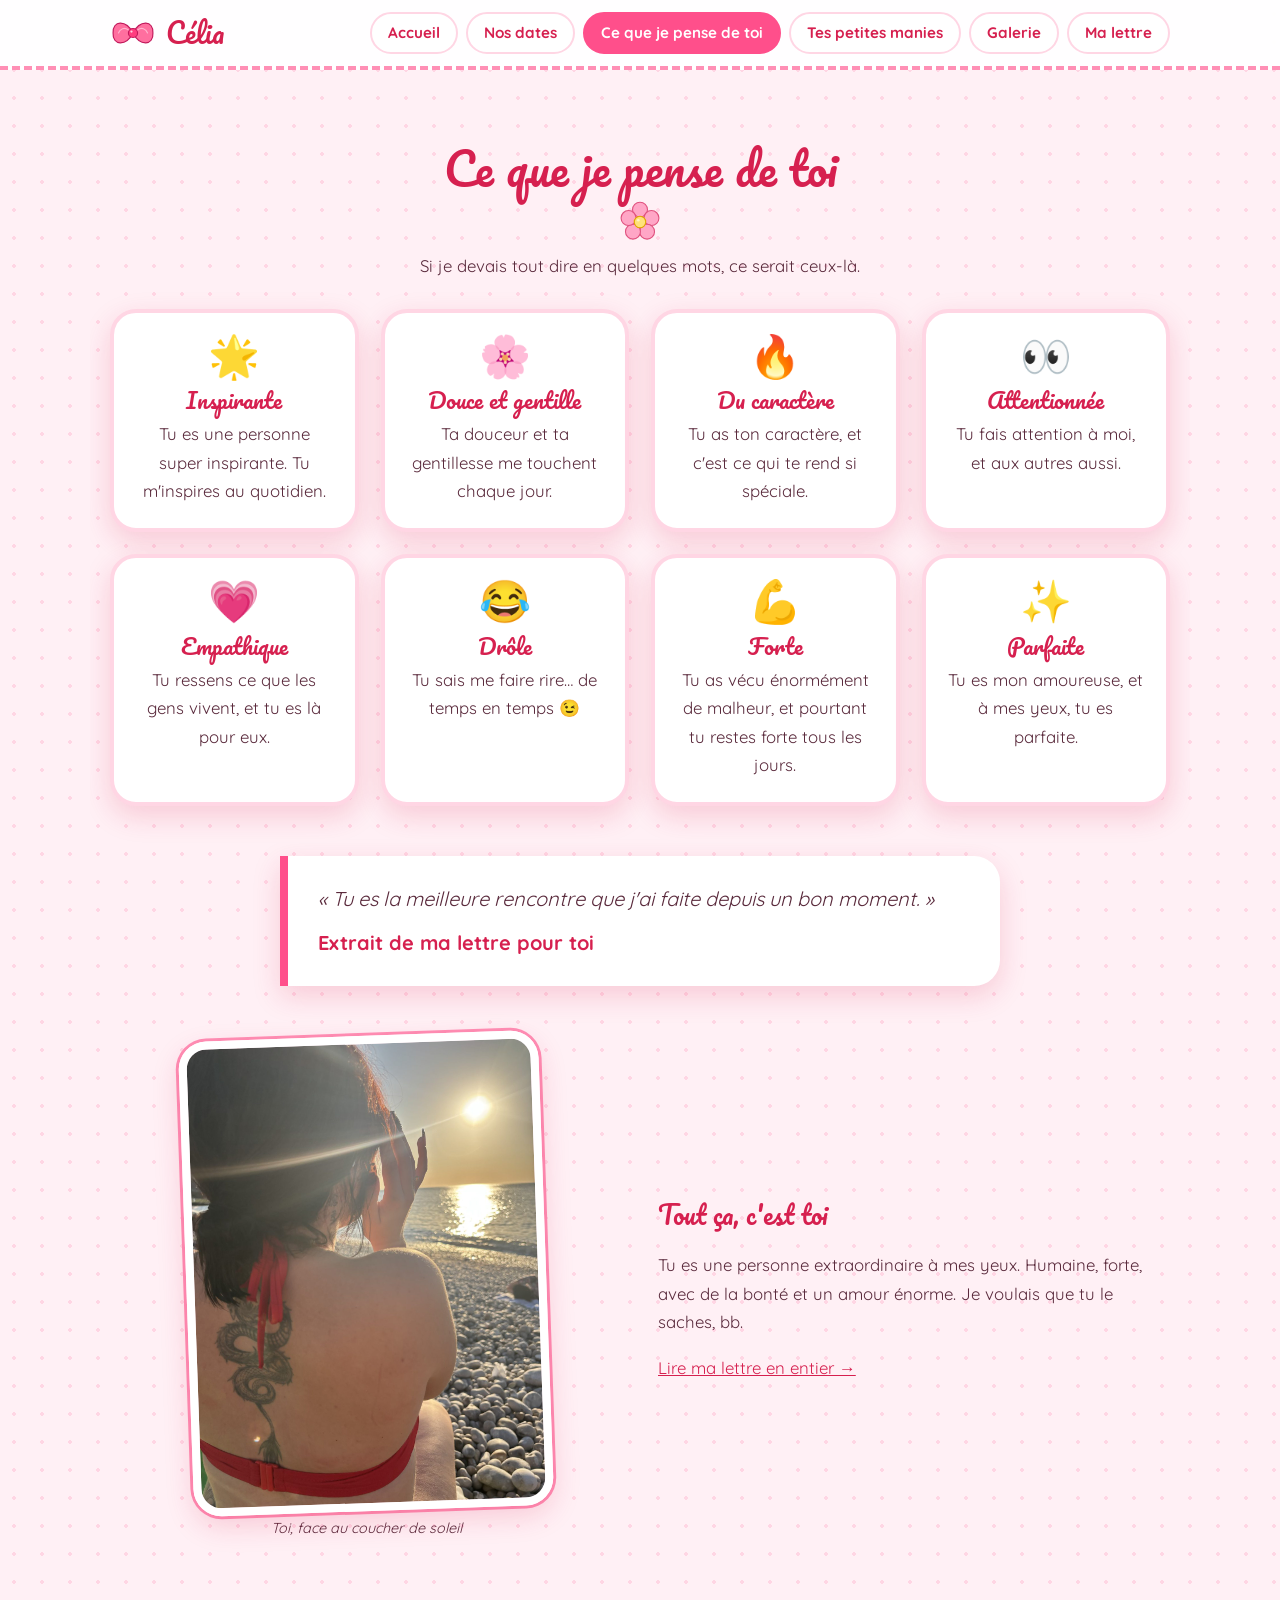
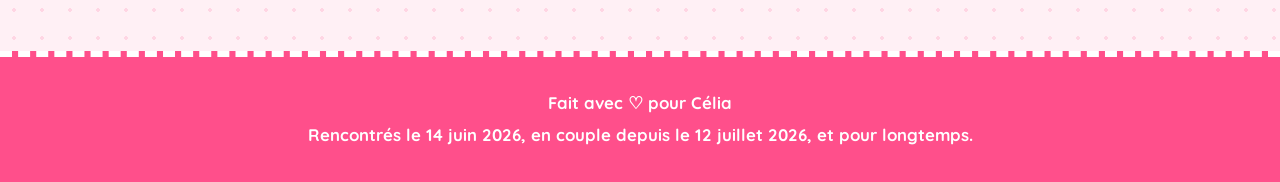
<file: ce-que-je-pense-de-toi.html>
<!DOCTYPE html>
<html lang="fr">
<head>
    <meta charset="UTF-8">
    <meta name="viewport" content="width=device-width, initial-scale=1">
    <title>Ce que je pense de toi ♡ Célia</title>
    <meta name="description" content="Ce que j'aime chez Célia : sa douceur, sa gentillesse, son caractère.">
    <link rel="stylesheet" href="css/style.css">
    <!-- Cette ligne prévient le CSS que le JavaScript fonctionne -->
    <script>document.documentElement.classList.add("js");</script>
    <script src="js/script.js" defer></script>
</head>
<body>
    <a class="saut" href="#contenu">Aller au contenu</a>

    <!-- En-tête avec le logo et le menu (identique sur toutes les pages) -->
    <header class="entete">
        <div class="entete-contenu">
            <a class="logo" href="index.html"><img src="images/deco/noeud.svg" alt="">Célia</a>
            <button class="burger" type="button" aria-expanded="false" aria-controls="menu">☰ Menu</button>
            <nav class="menu" id="menu" aria-label="Menu principal">
                <ul>
                    <li><a href="index.html">Accueil</a></li>
                    <li><a href="nos-dates.html">Nos dates</a></li>
                    <li><a href="ce-que-je-pense-de-toi.html" aria-current="page">Ce que je pense de toi</a></li>
                    <li><a href="tes-petites-manies.html">Tes petites manies</a></li>
                    <li><a href="galerie.html">Galerie</a></li>
                    <li><a href="lettre.html">Ma lettre</a></li>
                </ul>
            </nav>
        </div>
    </header>

    <main id="contenu">

        <section class="bloc" aria-labelledby="titre-pense">
            <h1 class="titre-section" id="titre-pense">Ce que je pense de toi</h1>
            <p class="intro">Si je devais tout dire en quelques mots, ce serait ceux-là.</p>

            <div class="grille">
                <article class="carte qualite apparait">
                    <p class="gros-emoji" aria-hidden="true">🌟</p>
                    <h3>Inspirante</h3>
                    <p>Tu es une personne super inspirante. Tu m'inspires au quotidien.</p>
                </article>
                <article class="carte qualite apparait">
                    <p class="gros-emoji" aria-hidden="true">🌸</p>
                    <h3>Douce et gentille</h3>
                    <p>Ta douceur et ta gentillesse me touchent chaque jour.</p>
                </article>
                <article class="carte qualite apparait">
                    <p class="gros-emoji" aria-hidden="true">🔥</p>
                    <h3>Du caractère</h3>
                    <p>Tu as ton caractère, et c'est ce qui te rend si spéciale.</p>
                </article>
                <article class="carte qualite apparait">
                    <p class="gros-emoji" aria-hidden="true">👀</p>
                    <h3>Attentionnée</h3>
                    <p>Tu fais attention à moi, et aux autres aussi.</p>
                </article>
                <article class="carte qualite apparait">
                    <p class="gros-emoji" aria-hidden="true">💗</p>
                    <h3>Empathique</h3>
                    <p>Tu ressens ce que les gens vivent, et tu es là pour eux.</p>
                </article>
                <article class="carte qualite apparait">
                    <p class="gros-emoji" aria-hidden="true">😂</p>
                    <h3>Drôle</h3>
                    <p>Tu sais me faire rire… de temps en temps 😉</p>
                </article>
                <article class="carte qualite apparait">
                    <p class="gros-emoji" aria-hidden="true">💪</p>
                    <h3>Forte</h3>
                    <p>Tu as vécu énormément de malheur, et pourtant tu restes forte tous les jours.</p>
                </article>
                <article class="carte qualite apparait">
                    <p class="gros-emoji" aria-hidden="true">✨</p>
                    <h3>Parfaite</h3>
                    <p>Tu es mon amoureuse, et à mes yeux, tu es parfaite.</p>
                </article>
            </div>
        </section>

        <section class="bloc apparait">
            <blockquote class="citation">
                « Tu es la meilleure rencontre que j'ai faite depuis un bon moment. »
                <cite>Extrait de ma lettre pour toi</cite>
            </blockquote>
        </section>

        <section class="bloc cote-a-cote apparait">
            <figure class="photo-simple">
                <img src="images/photo06.jpg" alt="Célia assise sur une plage de galets, face au soleil qui se couche">
                <figcaption>Toi, face au coucher de soleil</figcaption>
            </figure>
            <div>
                <h2>Tout ça, c'est toi</h2>
                <p>
                    Tu es une personne extraordinaire à mes yeux. Humaine, forte, avec de la bonté
                    et un amour énorme. Je voulais que tu le saches, bb.
                </p>
                <p><a href="lettre.html">Lire ma lettre en entier →</a></p>
            </div>
        </section>
    </main>

    <!-- Pied de page -->
    <footer class="pied">
        <p>Fait avec ♡ pour Célia</p>
        <p>Rencontrés le 14 juin 2026, en couple depuis le 12 juillet 2026, et pour longtemps.</p>
    </footer>
</body>
</html>
</file>
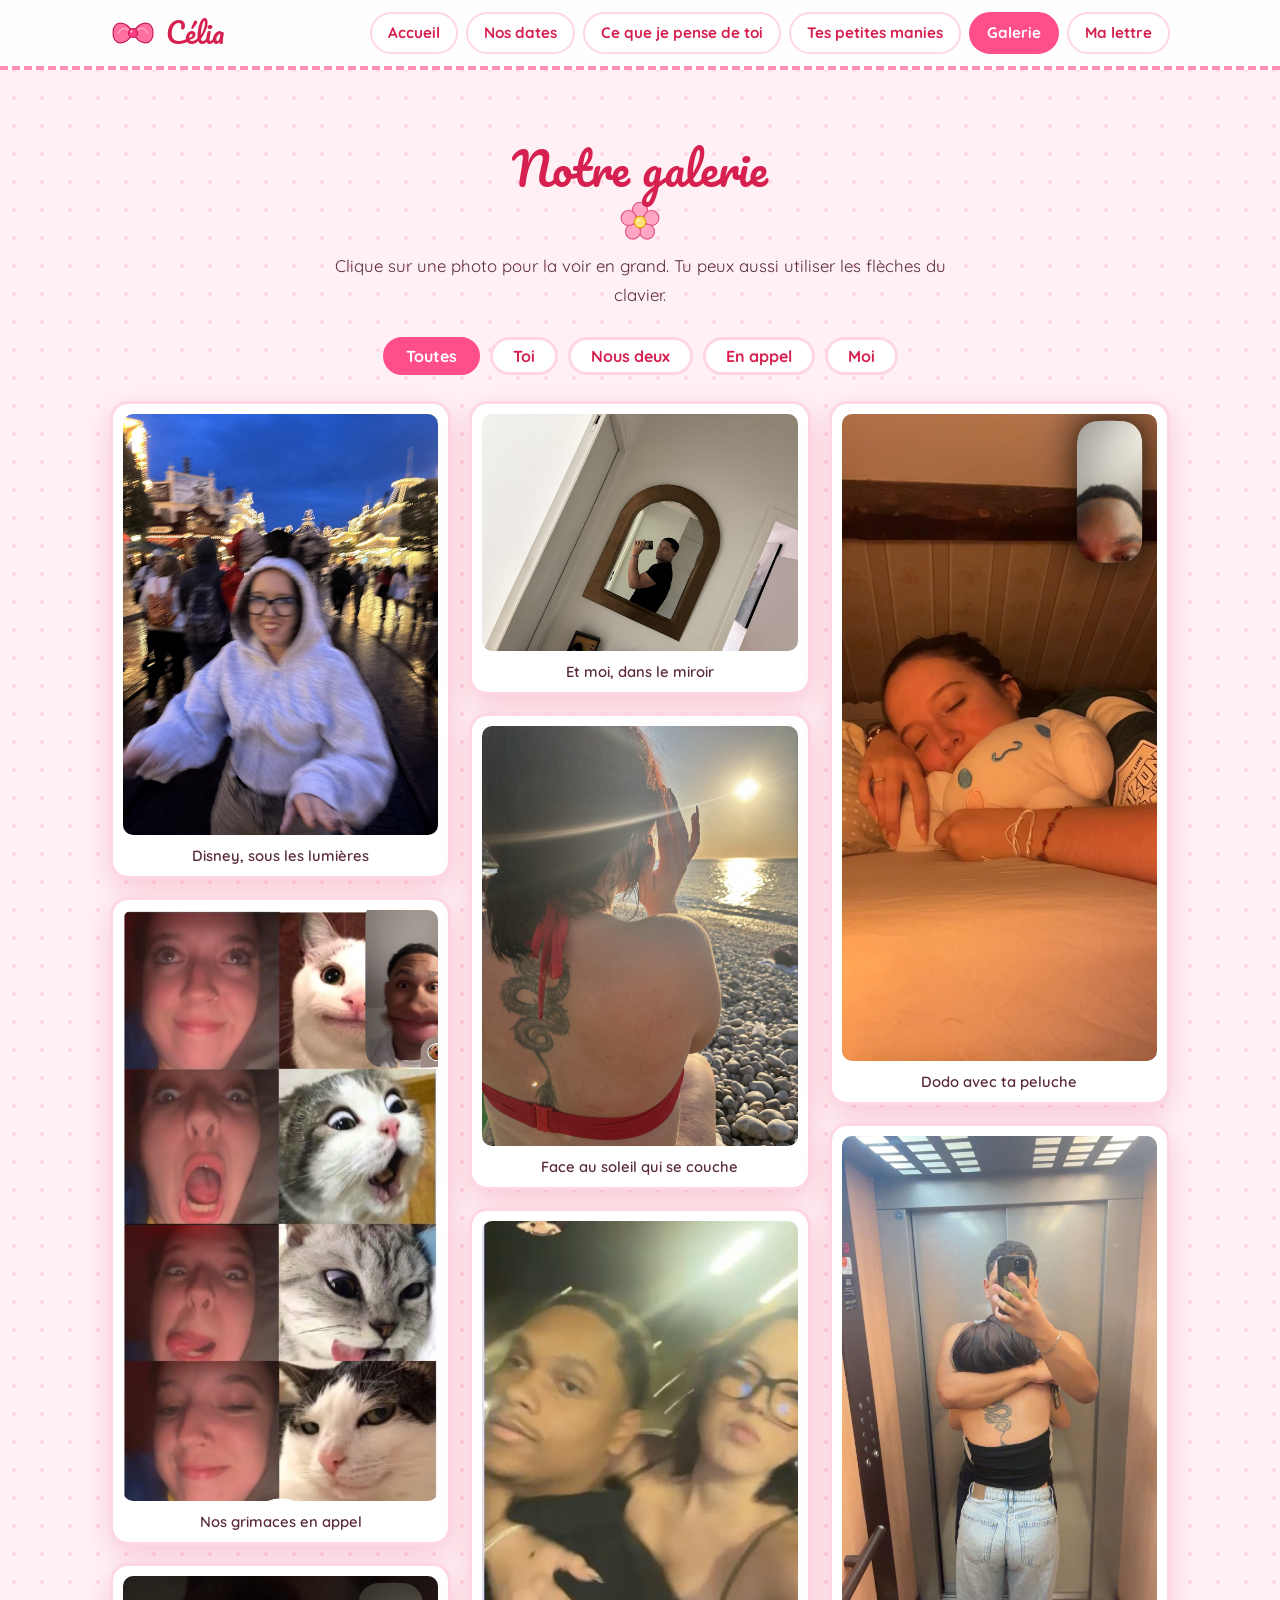
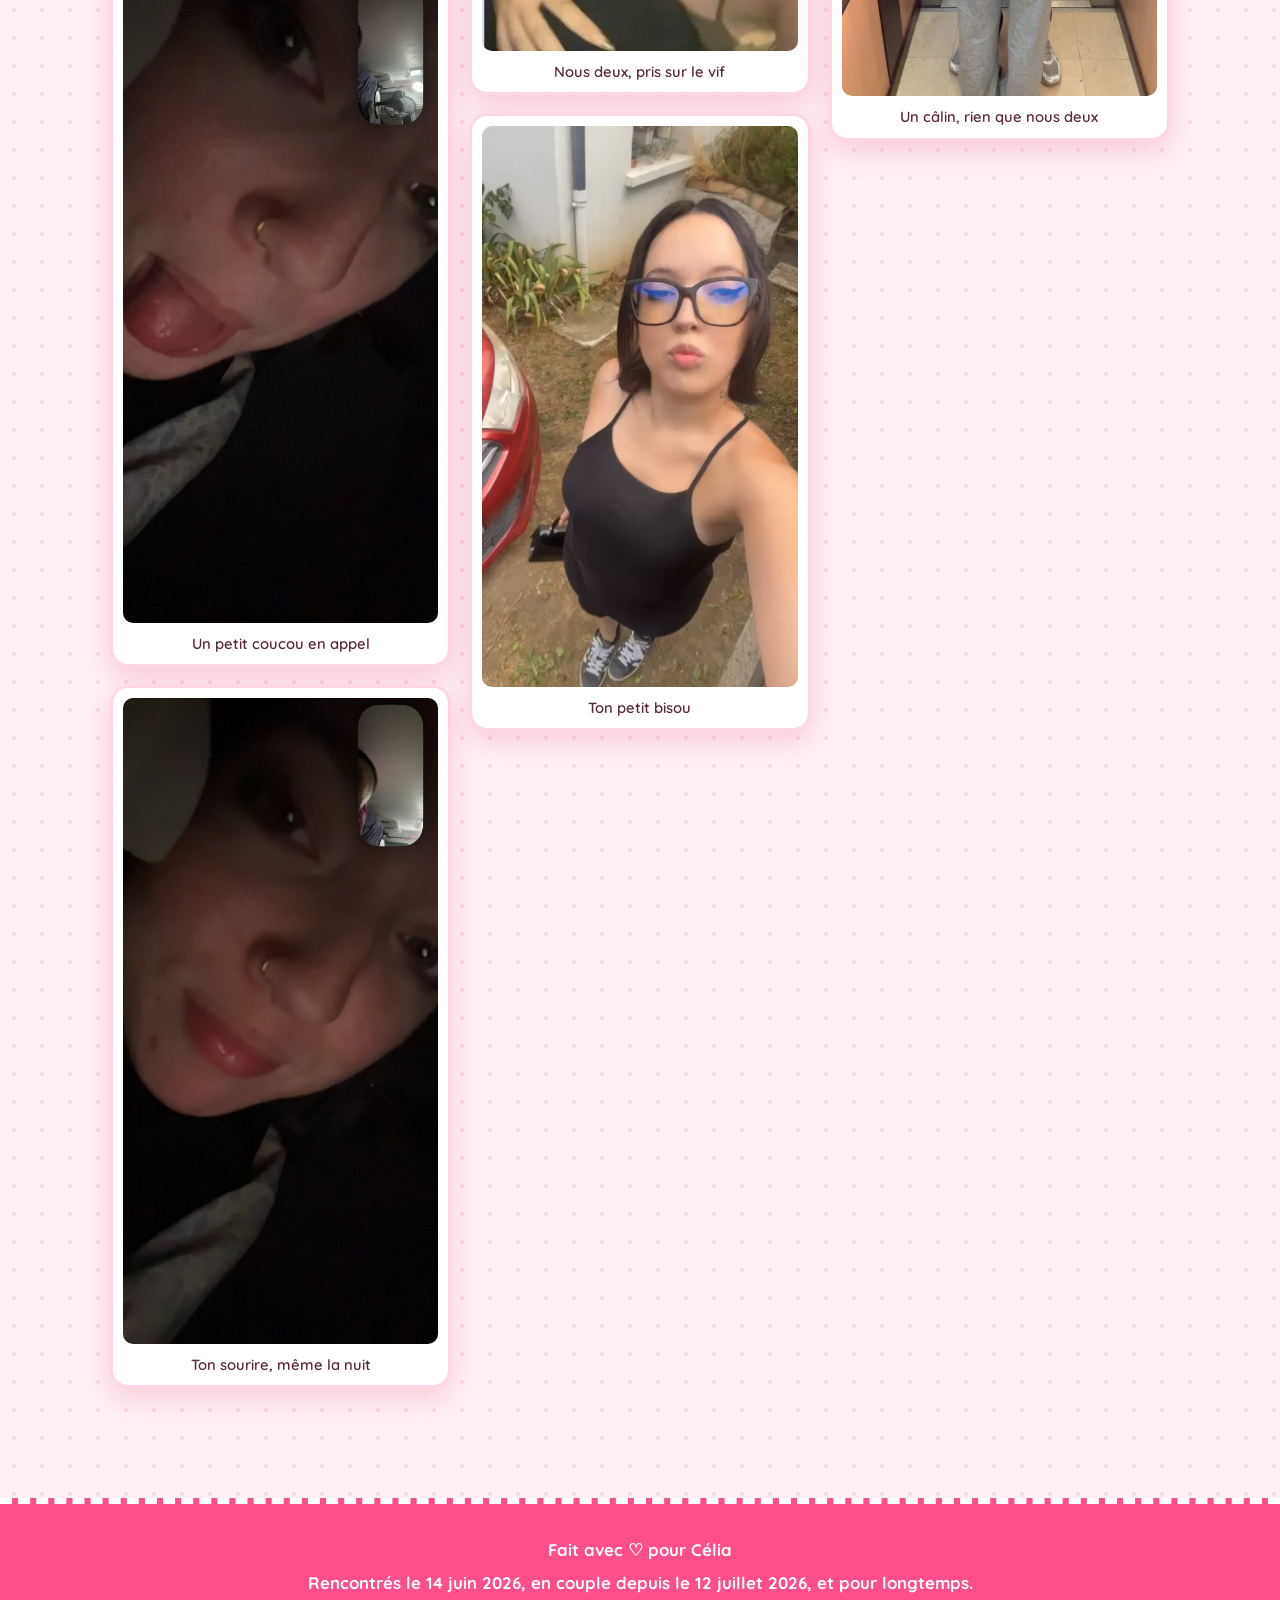
<file: galerie.html>
<!DOCTYPE html>
<html lang="fr">
<head>
    <meta charset="UTF-8">
    <meta name="viewport" content="width=device-width, initial-scale=1">
    <title>Galerie ♡ Célia</title>
    <meta name="description" content="Toutes nos photos, en grand.">
    <link rel="stylesheet" href="css/style.css">
    <!-- Cette ligne prévient le CSS que le JavaScript fonctionne -->
    <script>document.documentElement.classList.add("js");</script>
    <script src="js/script.js" defer></script>
</head>
<body>
    <a class="saut" href="#contenu">Aller au contenu</a>

    <!-- En-tête avec le logo et le menu (identique sur toutes les pages) -->
    <header class="entete">
        <div class="entete-contenu">
            <a class="logo" href="index.html"><img src="images/deco/noeud.svg" alt="">Célia</a>
            <button class="burger" type="button" aria-expanded="false" aria-controls="menu">☰ Menu</button>
            <nav class="menu" id="menu" aria-label="Menu principal">
                <ul>
                    <li><a href="index.html">Accueil</a></li>
                    <li><a href="nos-dates.html">Nos dates</a></li>
                    <li><a href="ce-que-je-pense-de-toi.html">Ce que je pense de toi</a></li>
                    <li><a href="tes-petites-manies.html">Tes petites manies</a></li>
                    <li><a href="galerie.html" aria-current="page">Galerie</a></li>
                    <li><a href="lettre.html">Ma lettre</a></li>
                </ul>
            </nav>
        </div>
    </header>

    <main id="contenu">

        <section class="bloc" aria-labelledby="titre-galerie">
            <h1 class="titre-section" id="titre-galerie">Notre galerie</h1>
            <p class="intro">Clique sur une photo pour la voir en grand. Tu peux aussi utiliser les flèches du clavier.</p>

            <div class="filtres" role="group" aria-label="Filtrer les photos">
                <button type="button" class="actif" data-filtre="tous">Toutes</button>
                <button type="button" data-filtre="toi">Toi</button>
                <button type="button" data-filtre="nous">Nous deux</button>
                <button type="button" data-filtre="appel">En appel</button>
                <button type="button" data-filtre="moi">Moi</button>
            </div>

            <div class="galerie">
                <figure class="item apparait" data-cat="toi">
                    <img src="images/photo01.jpg" alt="Célia à Disney, capuche blanche et oreilles de souris" loading="lazy">
                    <figcaption>Disney, sous les lumières</figcaption>
                </figure>
                <figure class="item apparait" data-cat="appel">
                    <img src="images/photo02.jpg" alt="Collage de grimaces en appel vidéo avec des chats rigolos" loading="lazy">
                    <figcaption>Nos grimaces en appel</figcaption>
                </figure>
                <figure class="item apparait" data-cat="appel toi">
                    <img src="images/photo03.jpg" alt="Célia qui tire la langue en appel vidéo" loading="lazy">
                    <figcaption>Un petit coucou en appel</figcaption>
                </figure>
                <figure class="item apparait" data-cat="appel toi">
                    <img src="images/photo04.jpg" alt="Célia qui sourit en appel vidéo, de nuit" loading="lazy">
                    <figcaption>Ton sourire, même la nuit</figcaption>
                </figure>
                <figure class="item apparait" data-cat="moi">
                    <img src="images/photo05.jpg" alt="Un selfie dans un miroir en arche" loading="lazy">
                    <figcaption>Et moi, dans le miroir</figcaption>
                </figure>
                <figure class="item apparait" data-cat="toi">
                    <img src="images/photo06.jpg" alt="Célia assise sur une plage de galets, face au coucher de soleil" loading="lazy">
                    <figcaption>Face au soleil qui se couche</figcaption>
                </figure>
                <figure class="item apparait" data-cat="nous">
                    <img src="images/photo07.jpg" alt="Célia et moi en selfie vidéo, de nuit" loading="lazy">
                    <figcaption>Nous deux, pris sur le vif</figcaption>
                </figure>
                <figure class="item apparait" data-cat="toi">
                    <img src="images/photo08.jpg" alt="Célia en selfie, lunettes sur le nez, qui envoie un bisou" loading="lazy">
                    <figcaption>Ton petit bisou</figcaption>
                </figure>
                <figure class="item apparait" data-cat="appel toi">
                    <img src="images/photo09.jpg" alt="Célia qui dort dans les bras d'une peluche" loading="lazy">
                    <figcaption>Dodo avec ta peluche</figcaption>
                </figure>
                <figure class="item apparait" data-cat="nous">
                    <img src="images/photo10.jpg" alt="Un câlin dans un ascenseur, vu dans le miroir" loading="lazy">
                    <figcaption>Un câlin, rien que nous deux</figcaption>
                </figure>
                <figure class="item apparait" data-cat="nous">
                    <img src="images/photo11.jpg" alt="Selfie de nous deux, moi la tête à l'envers" loading="lazy">
                    <figcaption>Le selfie à l'envers</figcaption>
                </figure>
            </div>
        </section>

        <!-- Fenêtre qui affiche la photo en grand -->
        <div class="lightbox" id="lightbox" role="dialog" aria-modal="true" aria-label="Photo en grand">
            <button type="button" class="lb-fermer" id="lb-fermer" aria-label="Fermer">✕</button>
            <button type="button" class="lb-prec" id="lb-prec" aria-label="Photo précédente">‹</button>
            <img id="lb-image" src="images/photo01.jpg" alt="">
            <p id="lb-legende"></p>
            <button type="button" class="lb-suiv" id="lb-suiv" aria-label="Photo suivante">›</button>
        </div>
    </main>

    <!-- Pied de page -->
    <footer class="pied">
        <p>Fait avec ♡ pour Célia</p>
        <p>Rencontrés le 14 juin 2026, en couple depuis le 12 juillet 2026, et pour longtemps.</p>
    </footer>
</body>
</html>
</file>
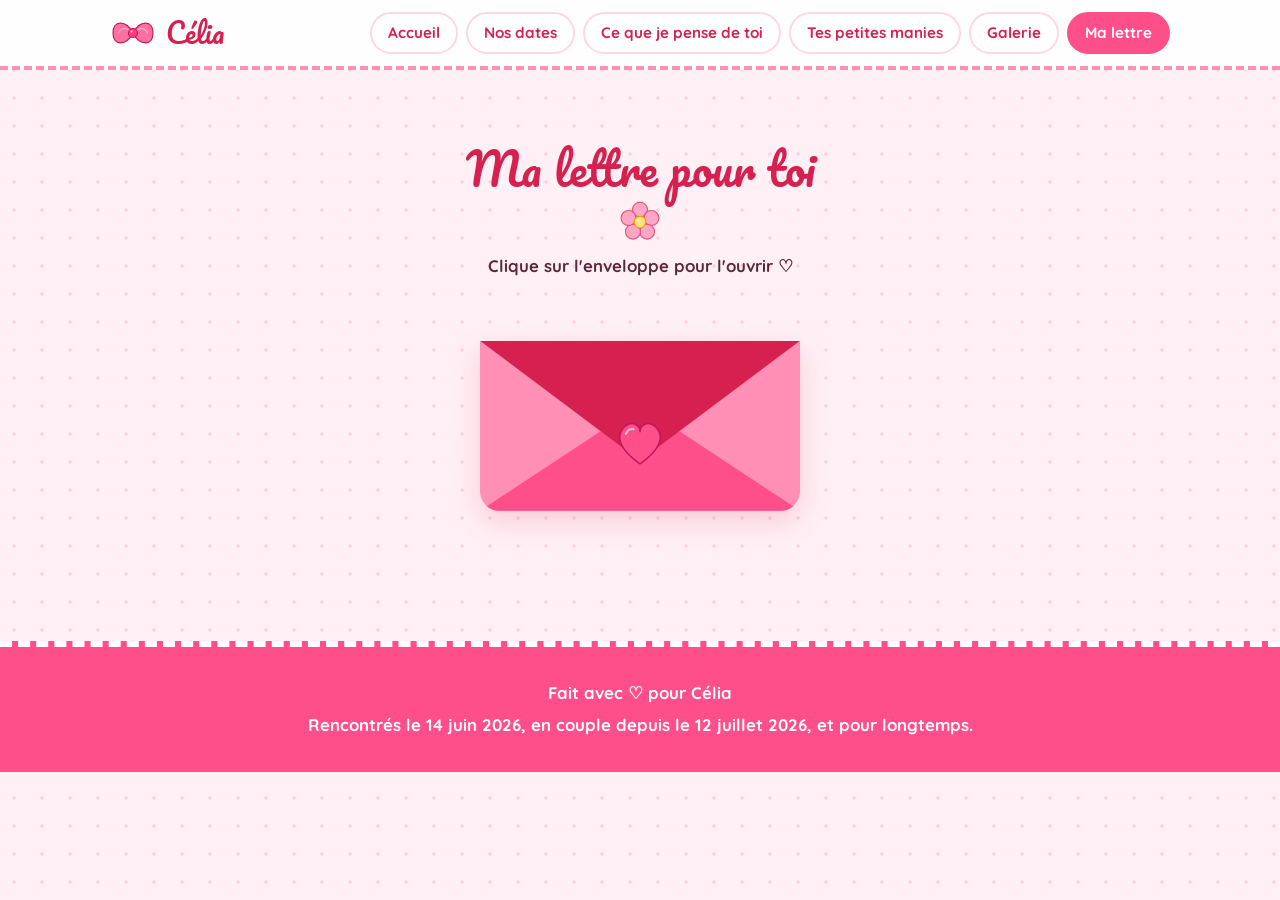
<file: lettre.html>
<!DOCTYPE html>
<html lang="fr">
<head>
    <meta charset="UTF-8">
    <meta name="viewport" content="width=device-width, initial-scale=1">
    <title>Ma lettre pour toi ♡ Célia</title>
    <meta name="description" content="Une lettre d'amour pour Célia, dans une enveloppe à ouvrir.">
    <link rel="stylesheet" href="css/style.css">
    <!-- Cette ligne prévient le CSS que le JavaScript fonctionne -->
    <script>document.documentElement.classList.add("js");</script>
    <script src="js/script.js" defer></script>
</head>
<body>
    <a class="saut" href="#contenu">Aller au contenu</a>

    <!-- En-tête avec le logo et le menu (identique sur toutes les pages) -->
    <header class="entete">
        <div class="entete-contenu">
            <a class="logo" href="index.html"><img src="images/deco/noeud.svg" alt="">Célia</a>
            <button class="burger" type="button" aria-expanded="false" aria-controls="menu">☰ Menu</button>
            <nav class="menu" id="menu" aria-label="Menu principal">
                <ul>
                    <li><a href="index.html">Accueil</a></li>
                    <li><a href="nos-dates.html">Nos dates</a></li>
                    <li><a href="ce-que-je-pense-de-toi.html">Ce que je pense de toi</a></li>
                    <li><a href="tes-petites-manies.html">Tes petites manies</a></li>
                    <li><a href="galerie.html">Galerie</a></li>
                    <li><a href="lettre.html" aria-current="page">Ma lettre</a></li>
                </ul>
            </nav>
        </div>
    </header>

    <main id="contenu">

        <section class="bloc zone-lettre" aria-labelledby="titre-lettre">
            <h1 class="titre-section" id="titre-lettre">Ma lettre pour toi</h1>
            <p class="enveloppe-texte">Clique sur l'enveloppe pour l'ouvrir ♡</p>

            <button type="button" class="enveloppe" id="enveloppe" aria-expanded="false" aria-controls="lettre" aria-label="Ouvrir l'enveloppe">
                <span class="corps"></span>
                <span class="rabat"></span>
                <img class="sceau" src="images/deco/coeur.svg" alt="">
            </button>

            <div class="lettre-contenu" id="lettre">
                <article class="papier">
                    <p>Célia, je t'écris cette lettre pour te dire ce que je ressens réellement envers ta personne.</p>
                    <p>
                        Tu es une personne extraordinaire à mes yeux. Tu as vécu énormément de malheur et pourtant
                        tu restes toute aussi forte tous les jours. Tu m'inspires au quotidien parce que tu es
                        incroyable et forte.
                    </p>
                    <p>
                        En plus, tu es humaine, tu as du caractère, de la bonté. Tu restes toujours attentive quand
                        tu le veux et attentionnée si tu le veux.
                    </p>
                    <p>
                        Tu as un amour énorme et je veux que tu saches que tu es, même si je me répète,
                        la meilleure rencontre que j'ai faite depuis un bon moment.
                    </p>
                    <p>Je t'aime, Célia.</p>
                    <p class="signature">Ton amoureux ♡</p>
                </article>
            </div>
        </section>
    </main>

    <!-- Pied de page -->
    <footer class="pied">
        <p>Fait avec ♡ pour Célia</p>
        <p>Rencontrés le 14 juin 2026, en couple depuis le 12 juillet 2026, et pour longtemps.</p>
    </footer>
</body>
</html>
</file>
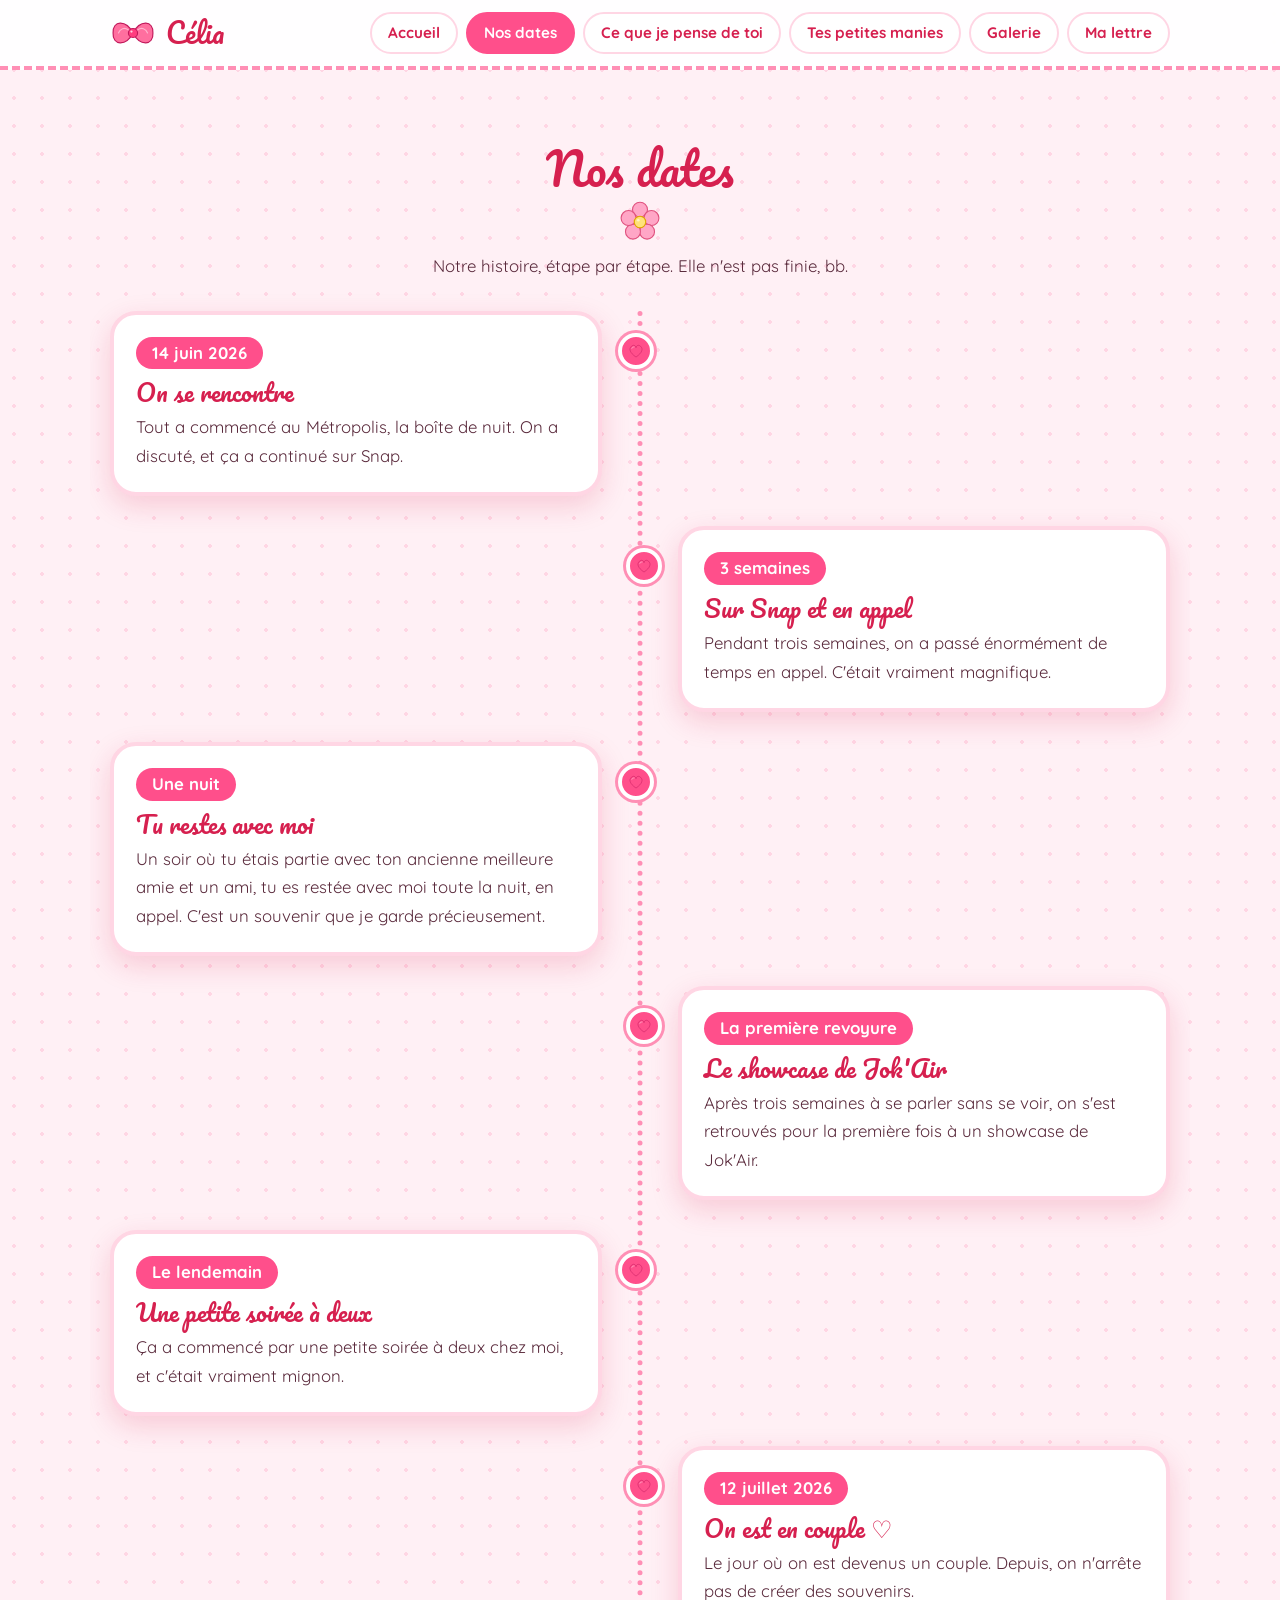
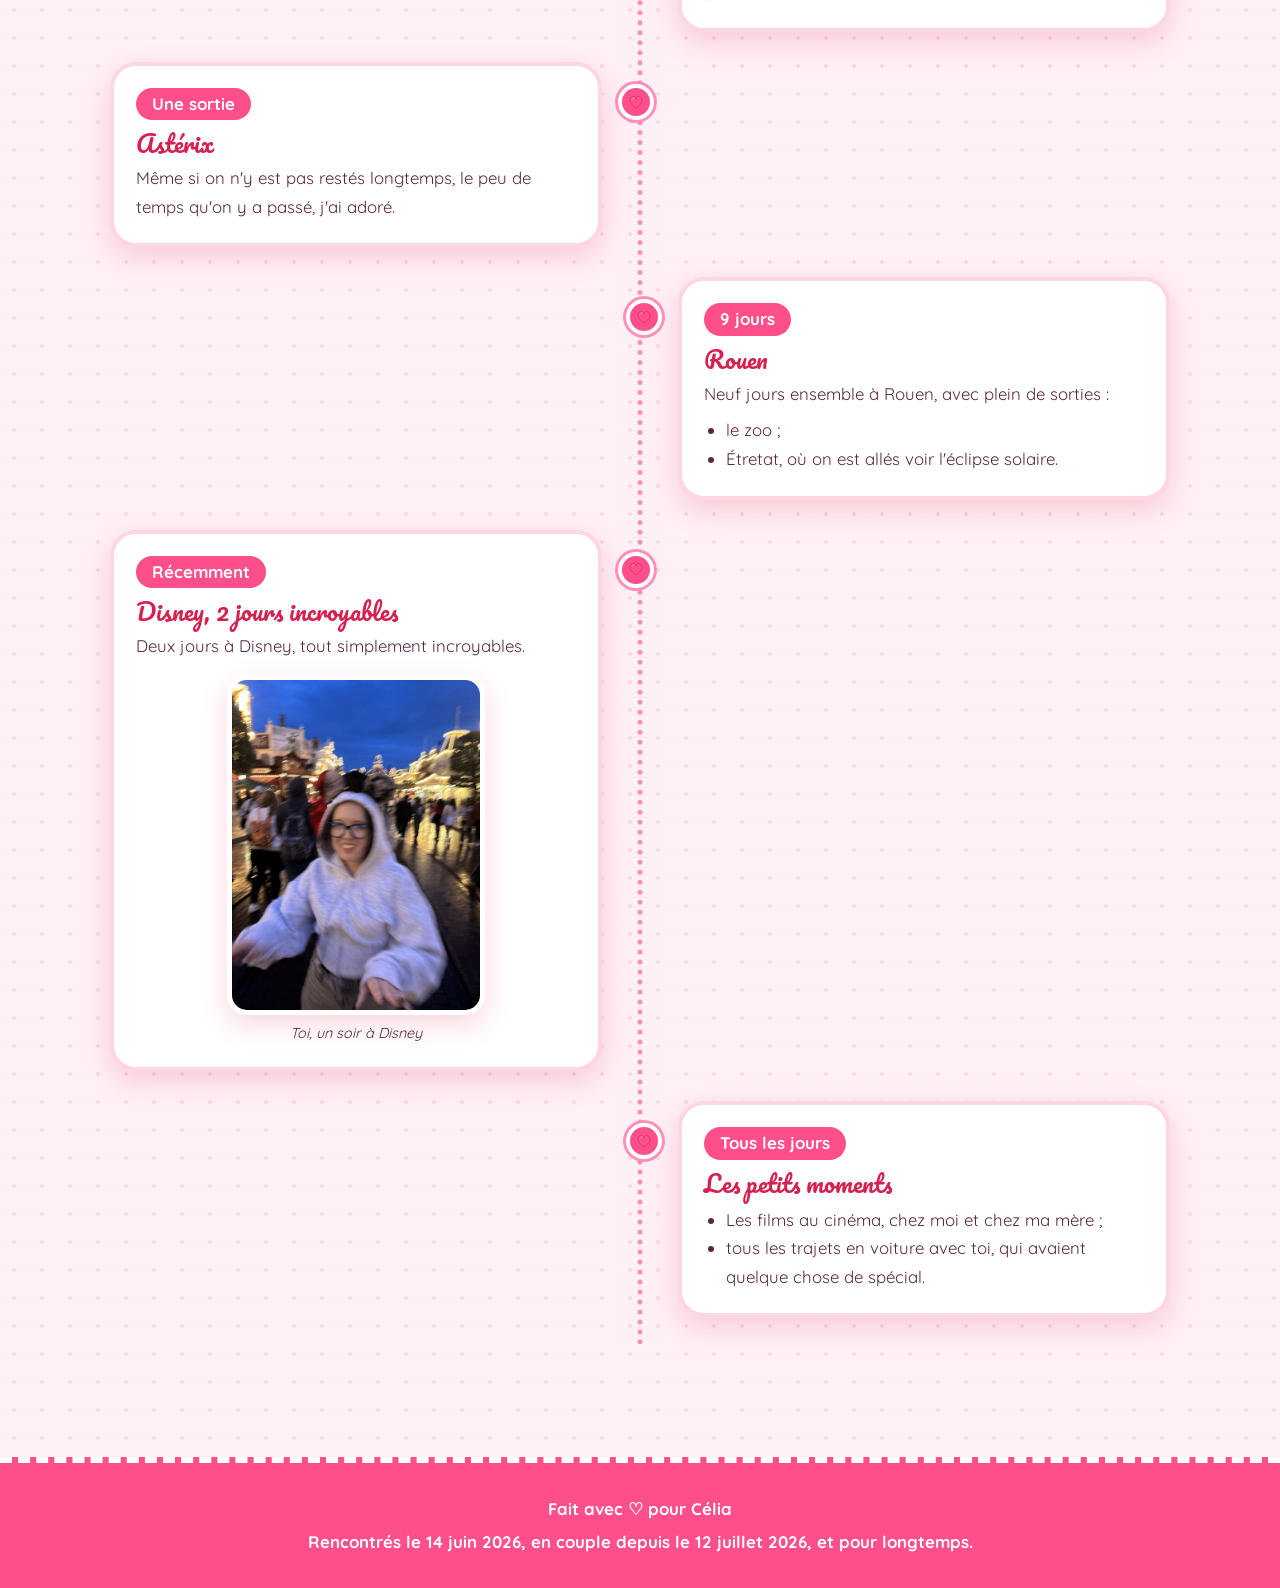
<file: nos-dates.html>
<!DOCTYPE html>
<html lang="fr">
<head>
    <meta charset="UTF-8">
    <meta name="viewport" content="width=device-width, initial-scale=1">
    <title>Nos dates ♡ Célia</title>
    <meta name="description" content="La frise de notre histoire : de la rencontre au Métropolis jusqu'à Disney.">
    <link rel="stylesheet" href="css/style.css">
    <!-- Cette ligne prévient le CSS que le JavaScript fonctionne -->
    <script>document.documentElement.classList.add("js");</script>
    <script src="js/script.js" defer></script>
</head>
<body>
    <a class="saut" href="#contenu">Aller au contenu</a>

    <!-- En-tête avec le logo et le menu (identique sur toutes les pages) -->
    <header class="entete">
        <div class="entete-contenu">
            <a class="logo" href="index.html"><img src="images/deco/noeud.svg" alt="">Célia</a>
            <button class="burger" type="button" aria-expanded="false" aria-controls="menu">☰ Menu</button>
            <nav class="menu" id="menu" aria-label="Menu principal">
                <ul>
                    <li><a href="index.html">Accueil</a></li>
                    <li><a href="nos-dates.html" aria-current="page">Nos dates</a></li>
                    <li><a href="ce-que-je-pense-de-toi.html">Ce que je pense de toi</a></li>
                    <li><a href="tes-petites-manies.html">Tes petites manies</a></li>
                    <li><a href="galerie.html">Galerie</a></li>
                    <li><a href="lettre.html">Ma lettre</a></li>
                </ul>
            </nav>
        </div>
    </header>

    <main id="contenu">

        <section class="bloc" aria-labelledby="titre-dates">
            <h1 class="titre-section" id="titre-dates">Nos dates</h1>
            <p class="intro">Notre histoire, étape par étape. Elle n'est pas finie, bb.</p>

            <div class="frise">
                <div class="etape apparait">
                    <article class="carte">
                        <span class="date-etape">14 juin 2026</span>
                        <h3>On se rencontre</h3>
                        <p>Tout a commencé au Métropolis, la boîte de nuit. On a discuté, et ça a continué sur Snap.</p>
                    </article>
                </div>

                <div class="etape apparait">
                    <article class="carte">
                        <span class="date-etape">3 semaines</span>
                        <h3>Sur Snap et en appel</h3>
                        <p>Pendant trois semaines, on a passé énormément de temps en appel. C'était vraiment magnifique.</p>
                    </article>
                </div>

                <div class="etape apparait">
                    <article class="carte">
                        <span class="date-etape">Une nuit</span>
                        <h3>Tu restes avec moi</h3>
                        <p>Un soir où tu étais partie avec ton ancienne meilleure amie et un ami, tu es restée avec moi toute la nuit, en appel. C'est un souvenir que je garde précieusement.</p>
                    </article>
                </div>

                <div class="etape apparait">
                    <article class="carte">
                        <span class="date-etape">La première revoyure</span>
                        <h3>Le showcase de Jok'Air</h3>
                        <p>Après trois semaines à se parler sans se voir, on s'est retrouvés pour la première fois à un showcase de Jok'Air.</p>
                    </article>
                </div>

                <div class="etape apparait">
                    <article class="carte">
                        <span class="date-etape">Le lendemain</span>
                        <h3>Une petite soirée à deux</h3>
                        <p>Ça a commencé par une petite soirée à deux chez moi, et c'était vraiment mignon.</p>
                    </article>
                </div>

                <div class="etape apparait">
                    <article class="carte">
                        <span class="date-etape">12 juillet 2026</span>
                        <h3>On est en couple ♡</h3>
                        <p>Le jour où on est devenus un couple. Depuis, on n'arrête pas de créer des souvenirs.</p>
                    </article>
                </div>

                <div class="etape apparait">
                    <article class="carte">
                        <span class="date-etape">Une sortie</span>
                        <h3>Astérix</h3>
                        <p>Même si on n'y est pas restés longtemps, le peu de temps qu'on y a passé, j'ai adoré.</p>
                    </article>
                </div>

                <div class="etape apparait">
                    <article class="carte">
                        <span class="date-etape">9 jours</span>
                        <h3>Rouen</h3>
                        <p>Neuf jours ensemble à Rouen, avec plein de sorties :</p>
                        <ul>
                            <li>le zoo ;</li>
                            <li>Étretat, où on est allés voir l'éclipse solaire.</li>
                        </ul>
                    </article>
                </div>

                <div class="etape apparait">
                    <article class="carte">
                        <span class="date-etape">Récemment</span>
                        <h3>Disney, 2 jours incroyables</h3>
                        <p>Deux jours à Disney, tout simplement incroyables.</p>
                        <figure>
                            <img src="images/photo01.jpg" alt="Célia sous les lumières de Disney, capuche blanche sur la tête et oreilles de souris">
                            <figcaption>Toi, un soir à Disney</figcaption>
                        </figure>
                    </article>
                </div>

                <div class="etape apparait">
                    <article class="carte">
                        <span class="date-etape">Tous les jours</span>
                        <h3>Les petits moments</h3>
                        <ul>
                            <li>Les films au cinéma, chez moi et chez ma mère ;</li>
                            <li>tous les trajets en voiture avec toi, qui avaient quelque chose de spécial.</li>
                        </ul>
                    </article>
                </div>
            </div>
        </section>
    </main>

    <!-- Pied de page -->
    <footer class="pied">
        <p>Fait avec ♡ pour Célia</p>
        <p>Rencontrés le 14 juin 2026, en couple depuis le 12 juillet 2026, et pour longtemps.</p>
    </footer>
</body>
</html>
</file>
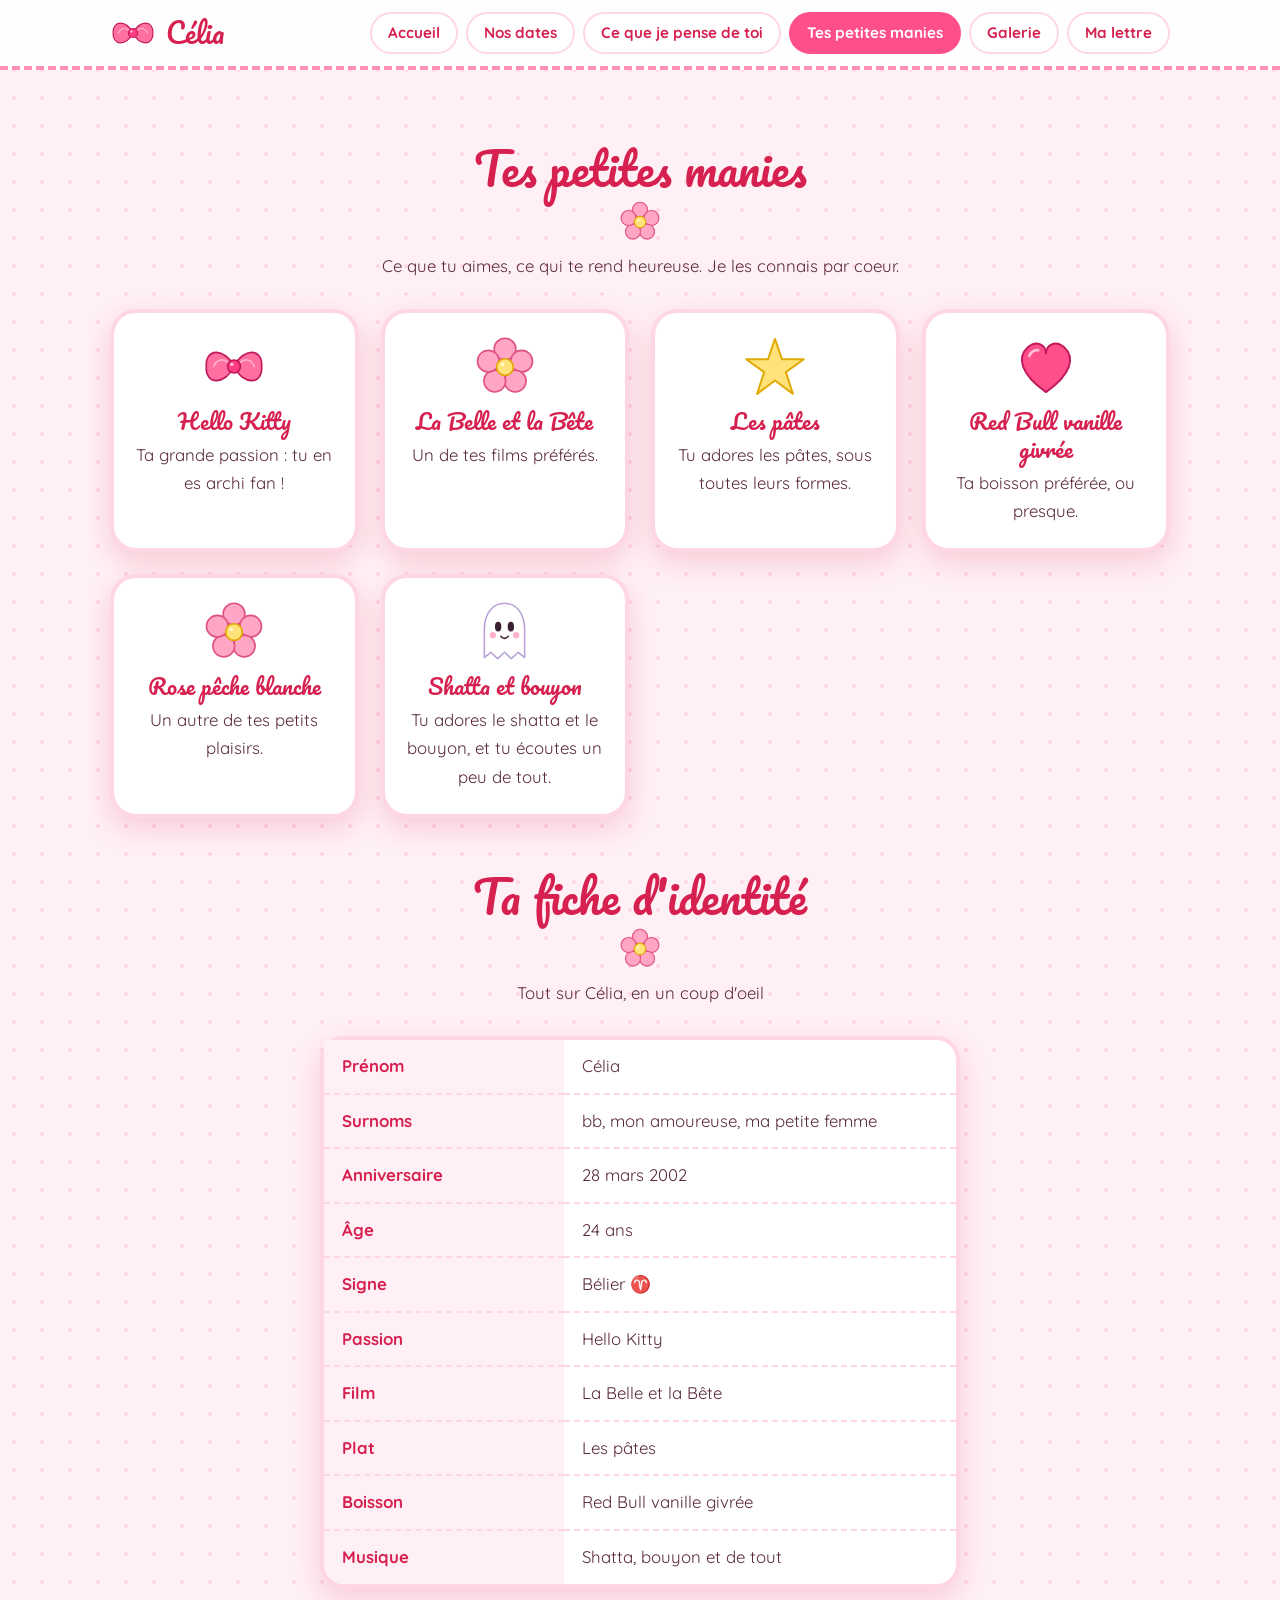
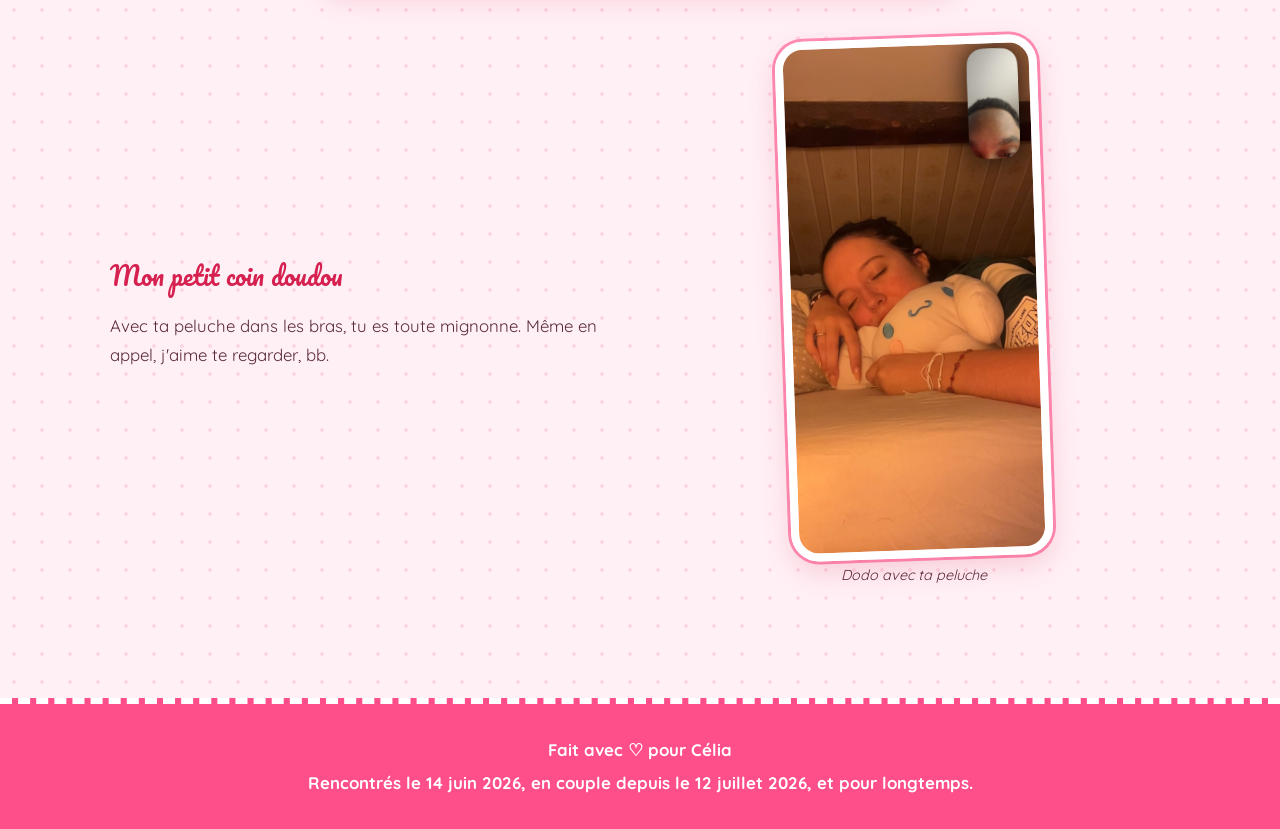
<file: tes-petites-manies.html>
<!DOCTYPE html>
<html lang="fr">
<head>
    <meta charset="UTF-8">
    <meta name="viewport" content="width=device-width, initial-scale=1">
    <title>Tes petites manies ♡ Célia</title>
    <meta name="description" content="Ce que Célia aime : Hello Kitty, La Belle et la Bête, les pâtes, la Red Bull vanille givrée.">
    <link rel="stylesheet" href="css/style.css">
    <!-- Cette ligne prévient le CSS que le JavaScript fonctionne -->
    <script>document.documentElement.classList.add("js");</script>
    <script src="js/script.js" defer></script>
</head>
<body>
    <a class="saut" href="#contenu">Aller au contenu</a>

    <!-- En-tête avec le logo et le menu (identique sur toutes les pages) -->
    <header class="entete">
        <div class="entete-contenu">
            <a class="logo" href="index.html"><img src="images/deco/noeud.svg" alt="">Célia</a>
            <button class="burger" type="button" aria-expanded="false" aria-controls="menu">☰ Menu</button>
            <nav class="menu" id="menu" aria-label="Menu principal">
                <ul>
                    <li><a href="index.html">Accueil</a></li>
                    <li><a href="nos-dates.html">Nos dates</a></li>
                    <li><a href="ce-que-je-pense-de-toi.html">Ce que je pense de toi</a></li>
                    <li><a href="tes-petites-manies.html" aria-current="page">Tes petites manies</a></li>
                    <li><a href="galerie.html">Galerie</a></li>
                    <li><a href="lettre.html">Ma lettre</a></li>
                </ul>
            </nav>
        </div>
    </header>

    <main id="contenu">

        <section class="bloc" aria-labelledby="titre-manies">
            <h1 class="titre-section" id="titre-manies">Tes petites manies</h1>
            <p class="intro">Ce que tu aimes, ce qui te rend heureuse. Je les connais par coeur.</p>

            <div class="grille">
                <article class="carte apparait">
                    <img class="icone" src="images/deco/noeud.svg" alt="">
                    <h3>Hello Kitty</h3>
                    <p>Ta grande passion : tu en es archi fan !</p>
                </article>
                <article class="carte apparait">
                    <img class="icone" src="images/deco/fleur.svg" alt="">
                    <h3>La Belle et la Bête</h3>
                    <p>Un de tes films préférés.</p>
                </article>
                <article class="carte apparait">
                    <img class="icone" src="images/deco/etoile.svg" alt="">
                    <h3>Les pâtes</h3>
                    <p>Tu adores les pâtes, sous toutes leurs formes.</p>
                </article>
                <article class="carte apparait">
                    <img class="icone" src="images/deco/coeur.svg" alt="">
                    <h3>Red Bull vanille givrée</h3>
                    <p>Ta boisson préférée, ou presque.</p>
                </article>
                <article class="carte apparait">
                    <img class="icone" src="images/deco/fleur.svg" alt="">
                    <h3>Rose pêche blanche</h3>
                    <p>Un autre de tes petits plaisirs.</p>
                </article>
                <article class="carte apparait">
                    <img class="icone" src="images/deco/fantome.svg" alt="">
                    <h3>Shatta et bouyon</h3>
                    <p>Tu adores le shatta et le bouyon, et tu écoutes un peu de tout.</p>
                </article>
            </div>
        </section>

        <section class="bloc apparait" aria-labelledby="titre-fiche">
            <h2 class="titre-section" id="titre-fiche">Ta fiche d'identité</h2>
            <table class="fiche">
                <caption class="intro">Tout sur Célia, en un coup d'oeil</caption>
                <tr><th scope="row">Prénom</th><td>Célia</td></tr>
                <tr><th scope="row">Surnoms</th><td>bb, mon amoureuse, ma petite femme</td></tr>
                <tr><th scope="row">Anniversaire</th><td>28 mars 2002</td></tr>
                <tr><th scope="row">Âge</th><td id="age-actuel">24 ans</td></tr>
                <tr><th scope="row">Signe</th><td>Bélier ♈</td></tr>
                <tr><th scope="row">Passion</th><td>Hello Kitty</td></tr>
                <tr><th scope="row">Film</th><td>La Belle et la Bête</td></tr>
                <tr><th scope="row">Plat</th><td>Les pâtes</td></tr>
                <tr><th scope="row">Boisson</th><td>Red Bull vanille givrée</td></tr>
                <tr><th scope="row">Musique</th><td>Shatta, bouyon et de tout</td></tr>
            </table>
        </section>

        <section class="bloc cote-a-cote apparait">
            <div>
                <h2>Mon petit coin doudou</h2>
                <p>
                    Avec ta peluche dans les bras, tu es toute mignonne. Même en appel,
                    j'aime te regarder, bb.
                </p>
            </div>
            <figure class="photo-simple">
                <img src="images/photo09.jpg" alt="Célia qui dort dans les bras d'une grande peluche blanche et bleue">
                <figcaption>Dodo avec ta peluche</figcaption>
            </figure>
        </section>
    </main>

    <!-- Pied de page -->
    <footer class="pied">
        <p>Fait avec ♡ pour Célia</p>
        <p>Rencontrés le 14 juin 2026, en couple depuis le 12 juillet 2026, et pour longtemps.</p>
    </footer>
</body>
</html>
</file>
<file: css/style.css>
/* =====================================================
   Site pour Célia - feuille de style commune à toutes les pages
   Ambiance : rose, rouge, blanc, petites touches d'Halloween
   ===================================================== */

/* ---------- 1. Polices (stockées dans le dossier "polices") ---------- */
@font-face {
    font-family: "Quicksand";
    src: url("../polices/quicksand-latin-400-normal.woff2") format("woff2");
    font-weight: 400;
    font-display: swap;
}
@font-face {
    font-family: "Quicksand";
    src: url("../polices/quicksand-latin-600-normal.woff2") format("woff2");
    font-weight: 600;
    font-display: swap;
}
@font-face {
    font-family: "Quicksand";
    src: url("../polices/quicksand-latin-700-normal.woff2") format("woff2");
    font-weight: 700;
    font-display: swap;
}
@font-face {
    font-family: "Pacifico";
    src: url("../polices/pacifico-latin-400-normal.woff2") format("woff2");
    font-weight: 400;
    font-display: swap;
}

/* ---------- 2. Variables : toutes les couleurs au même endroit ---------- */
:root {
    --rose-pale: #fff0f5;
    --rose-clair: #ffd6e4;
    --rose: #ff8fb5;
    --rose-vif: #ff4f8b;
    --rouge: #d6204f;
    --blanc: #ffffff;
    --texte: #5a2a3c;
    --prune: #3b1f33;
    --orange: #ffa24d;
    --violet: #6b3f8f;
    --ombre: 0 10px 28px rgba(214, 32, 79, 0.18);
    --police-titre: "Pacifico", "Brush Script MT", cursive;
    --police-texte: "Quicksand", "Trebuchet MS", Arial, sans-serif;
}

/* ---------- 3. Base de la page ---------- */
* {
    box-sizing: border-box;
}

html {
    scroll-behavior: smooth;
}

body {
    margin: 0;
    font-family: var(--police-texte);
    font-size: 1.05rem;
    line-height: 1.7;
    color: var(--texte);
    background-color: var(--rose-pale);
    /* petits pois roses en fond */
    background-image: radial-gradient(var(--rose-clair) 2px, transparent 2px);
    background-size: 28px 28px;
}

img {
    max-width: 100%;
    display: block;
}

a {
    color: var(--rouge);
}

h1, h2, h3 {
    font-family: var(--police-titre);
    font-weight: 400;
    color: var(--rouge);
    line-height: 1.25;
}

:focus-visible {
    outline: 3px dashed var(--rouge);
    outline-offset: 3px;
}

main {
    position: relative;
    z-index: 1;
    max-width: 1100px;
    margin: 0 auto;
    padding: 20px 20px 60px;
}

/* Lien d'accès rapide pour le clavier */
.saut {
    position: absolute;
    left: -999px;
}
.saut:focus {
    left: 10px;
    top: 10px;
    background: var(--blanc);
    padding: 8px 14px;
    border-radius: 12px;
    z-index: 100;
}

/* ---------- 4. En-tête et menu ---------- */
.entete {
    position: sticky;
    top: 0;
    z-index: 50;
    background: rgba(255, 255, 255, 0.92);
    backdrop-filter: blur(6px);
    border-bottom: 4px dashed var(--rose);
}

.entete-contenu {
    max-width: 1100px;
    margin: 0 auto;
    padding: 10px 20px;
    display: flex;
    align-items: center;
    justify-content: space-between;
    gap: 16px;
}

.logo {
    display: flex;
    align-items: center;
    gap: 10px;
    font-family: var(--police-titre);
    font-size: 1.7rem;
    color: var(--rouge);
    text-decoration: none;
}

.logo img {
    width: 46px;
    animation: balancier 3s ease-in-out infinite;
}

.menu ul {
    list-style: none;
    margin: 0;
    padding: 0;
    display: flex;
    flex-wrap: wrap;
    gap: 8px;
}

.menu a {
    display: block;
    padding: 6px 16px;
    border-radius: 999px;
    border: 2px solid var(--rose-clair);
    background: var(--blanc);
    color: var(--rouge);
    font-weight: 700;
    font-size: 0.95rem;
    text-decoration: none;
    transition: transform 0.2s, background 0.2s, color 0.2s;
}

.menu a:hover {
    background: var(--rose-clair);
    transform: translateY(-3px) rotate(-2deg);
}

.menu a[aria-current="page"] {
    background: var(--rose-vif);
    border-color: var(--rose-vif);
    color: var(--blanc);
}

/* Bouton burger (visible seulement sur téléphone) */
.burger {
    display: none;
    background: var(--rose-vif);
    color: var(--blanc);
    border: 0;
    border-radius: 14px;
    padding: 8px 14px;
    font-size: 1.1rem;
    font-family: var(--police-texte);
    font-weight: 700;
    cursor: pointer;
}

/* ---------- 5. Pluie de coeurs et de fleurs (créée par le JavaScript) ---------- */
.pluie {
    position: fixed;
    inset: 0;
    overflow: hidden;
    pointer-events: none;
    z-index: 0;
}

.chute {
    position: absolute;
    top: -80px;
    opacity: 0.75;
    animation: tombe linear infinite;
}

/* ---------- 6. Accueil : grand bloc du haut ---------- */
.hero {
    display: grid;
    grid-template-columns: 1.1fr 0.9fr;
    gap: 40px;
    align-items: center;
    padding: 30px 0 10px;
}

.hero h1 {
    font-size: clamp(4rem, 12vw, 7rem);
    margin: 0;
    color: var(--rouge);
    text-shadow: 4px 4px 0 var(--rose-clair);
}

/* Chaque lettre du prénom saute l'une après l'autre */
.hero h1 span {
    display: inline-block;
    animation: saute 2.6s ease-in-out infinite;
}
.hero h1 span:nth-child(2) { animation-delay: 0.15s; }
.hero h1 span:nth-child(3) { animation-delay: 0.3s; }
.hero h1 span:nth-child(4) { animation-delay: 0.45s; }
.hero h1 span:nth-child(5) { animation-delay: 0.6s; }

.sous-titre {
    font-size: 1.4rem;
    font-weight: 700;
    margin: 8px 0 16px;
}

.pastilles {
    display: flex;
    flex-wrap: wrap;
    gap: 10px;
    margin: 16px 0 0;
    padding: 0;
    list-style: none;
}

.pastille {
    background: var(--blanc);
    border: 3px solid var(--rose);
    color: var(--rouge);
    font-weight: 700;
    padding: 4px 18px;
    border-radius: 999px;
    box-shadow: 3px 3px 0 var(--rose-clair);
}

/* Cadre en forme d'arche pour la photo principale */
.cadre-arche {
    position: relative;
    max-width: 380px;
    margin: 0 auto;
    cursor: pointer;
}

.cadre-arche img.photo {
    width: 100%;
    aspect-ratio: 3 / 4;
    object-fit: cover;
    border-radius: 190px 190px 28px 28px;
    border: 8px solid var(--blanc);
    box-shadow: var(--ombre), 0 0 0 4px var(--rose);
}

.cadre-arche .noeud-hero {
    position: absolute;
    top: -18px;
    left: -26px;
    width: 110px;
    transform: rotate(-18deg);
    animation: balancier 3s ease-in-out infinite;
}

.cadre-arche .deco-hero {
    position: absolute;
    right: -28px;
    bottom: 50px;
    width: 80px;
    animation: flotte 4s ease-in-out infinite;
}

/* ---------- 7. Blocs et titres de sections ---------- */
.bloc {
    margin: 50px 0;
}

.titre-section {
    text-align: center;
    font-size: clamp(2rem, 5vw, 2.8rem);
    margin: 0 0 8px;
}

.titre-section::after {
    content: "";
    display: block;
    width: 70px;
    height: 44px;
    margin: 4px auto 0;
    background: url("../images/deco/fleur.svg") center / contain no-repeat;
}

.intro {
    text-align: center;
    max-width: 640px;
    margin: 0 auto 28px;
}

/* ---------- 8. Cartes ---------- */
.grille {
    display: grid;
    grid-template-columns: repeat(auto-fit, minmax(230px, 1fr));
    gap: 22px;
}

.carte {
    background: var(--blanc);
    border: 4px solid var(--rose-clair);
    border-radius: 26px;
    padding: 22px;
    box-shadow: var(--ombre);
    text-align: center;
    transition: transform 0.25s, border-color 0.25s;
}

.carte:hover {
    transform: translateY(-8px) rotate(-1deg);
    border-color: var(--rose);
}

.carte img.icone {
    width: 64px;
    height: 64px;
    object-fit: contain;
    margin: 0 auto 8px;
}

.carte h3 {
    margin: 0 0 6px;
    font-size: 1.4rem;
}

.carte p {
    margin: 0;
}

.carte .lien-carte {
    display: inline-block;
    margin-top: 12px;
    padding: 6px 18px;
    border-radius: 999px;
    background: var(--rose-vif);
    color: var(--blanc);
    font-weight: 700;
    text-decoration: none;
}

.carte .lien-carte:hover {
    background: var(--rouge);
}

/* ---------- 9. Compteurs ---------- */
.compteur-bloc {
    background: linear-gradient(135deg, var(--rose-vif), var(--rouge));
    color: var(--blanc);
    border-radius: 34px;
    padding: 30px 20px;
    text-align: center;
    box-shadow: var(--ombre);
    border: 6px solid var(--blanc);
    outline: 4px dashed var(--rose);
}

.compteur-bloc h2 {
    color: var(--blanc);
    margin: 0 0 16px;
    font-size: clamp(1.6rem, 4vw, 2.2rem);
}

.cases {
    display: grid;
    grid-template-columns: repeat(4, minmax(0, 1fr));
    gap: 14px;
    max-width: 640px;
    margin: 0 auto 16px;
}

.case {
    background: rgba(255, 255, 255, 0.18);
    border-radius: 20px;
    padding: 12px 6px;
}

.case strong {
    display: block;
    font-size: clamp(1.8rem, 6vw, 2.8rem);
    line-height: 1.1;
}

.case small {
    font-weight: 700;
    letter-spacing: 1px;
    text-transform: uppercase;
}

.compteur-bloc p {
    margin: 6px 0;
}

.deux-colonnes {
    display: grid;
    grid-template-columns: 1fr 1fr;
    gap: 22px;
}

.mini-compteur {
    background: var(--blanc);
    border: 4px solid var(--rose-clair);
    border-radius: 26px;
    padding: 22px;
    text-align: center;
    box-shadow: var(--ombre);
}

.mini-compteur .gros {
    font-family: var(--police-titre);
    font-size: 3rem;
    color: var(--rouge);
    line-height: 1.1;
}

/* ---------- 10. Frise des dates ---------- */
.frise {
    position: relative;
    margin: 30px 0;
}

.frise::before {
    content: "";
    position: absolute;
    top: 0;
    bottom: 0;
    left: 50%;
    width: 0;
    border-left: 5px dotted var(--rose);
    transform: translateX(-50%);
}

.etape {
    position: relative;
    width: 50%;
    padding: 0 38px 30px 0;
}

.etape:nth-child(even) {
    margin-left: 50%;
    padding: 0 0 30px 38px;
}

/* Le rond sur la ligne */
.etape::before {
    content: "";
    position: absolute;
    top: 22px;
    right: -14px;
    width: 28px;
    height: 28px;
    border-radius: 50%;
    background: var(--rose-vif) url("../images/deco/coeur.svg") center / 16px no-repeat;
    border: 4px solid var(--blanc);
    box-shadow: 0 0 0 3px var(--rose);
}

.etape:nth-child(even)::before {
    right: auto;
    left: -14px;
}

.etape .carte {
    text-align: left;
}

.date-etape {
    display: inline-block;
    background: var(--rose-vif);
    color: var(--blanc);
    font-weight: 700;
    padding: 2px 16px;
    border-radius: 999px;
    margin-bottom: 8px;
}

.etape h3 {
    margin: 0 0 6px;
    font-size: 1.5rem;
}

.etape ul {
    margin: 8px 0 0;
    padding-left: 22px;
}

.etape figure {
    margin: 14px 0 0;
}

.etape figure img {
    border-radius: 20px;
    border: 5px solid var(--blanc);
    box-shadow: var(--ombre);
    max-height: 340px;
    width: auto;
    margin: 0 auto;
}

.etape figcaption,
figure.photo-simple figcaption {
    font-size: 0.9rem;
    text-align: center;
    margin-top: 6px;
    font-style: italic;
}

/* ---------- 11. Qualités (page "ce que je pense de toi") ---------- */
.qualite .gros-emoji {
    font-size: 2.6rem;
    line-height: 1;
}

.citation {
    max-width: 720px;
    margin: 40px auto;
    padding: 26px 30px;
    background: var(--blanc);
    border-left: 8px solid var(--rose-vif);
    border-radius: 0 26px 26px 0;
    font-size: 1.25rem;
    font-style: italic;
    box-shadow: var(--ombre);
}

.citation cite {
    display: block;
    margin-top: 10px;
    font-style: normal;
    font-weight: 700;
    color: var(--rouge);
}

figure.photo-simple {
    margin: 0 auto;
    max-width: 360px;
}

figure.photo-simple img {
    border-radius: 28px;
    border: 8px solid var(--blanc);
    box-shadow: var(--ombre), 0 0 0 3px var(--rose);
    transform: rotate(-2deg);
    transition: transform 0.3s;
}

figure.photo-simple img:hover {
    transform: rotate(2deg) scale(1.03);
}

.cote-a-cote {
    display: grid;
    grid-template-columns: 1fr 1fr;
    gap: 36px;
    align-items: center;
}

/* ---------- 12. Fiche d'identité (tableau) ---------- */
.fiche {
    width: 100%;
    max-width: 640px;
    margin: 0 auto;
    border-collapse: separate;
    border-spacing: 0;
    background: var(--blanc);
    border: 4px solid var(--rose-clair);
    border-radius: 24px;
    overflow: hidden;
    box-shadow: var(--ombre);
}

.fiche th,
.fiche td {
    padding: 12px 18px;
    text-align: left;
    border-bottom: 2px dashed var(--rose-clair);
}

.fiche th {
    width: 38%;
    background: var(--rose-pale);
    color: var(--rouge);
}

.fiche tr:last-child th,
.fiche tr:last-child td {
    border-bottom: 0;
}

/* ---------- 13. Galerie et lightbox ---------- */
.filtres {
    display: flex;
    flex-wrap: wrap;
    justify-content: center;
    gap: 10px;
    margin-bottom: 26px;
}

.filtres button {
    font-family: var(--police-texte);
    font-weight: 700;
    font-size: 1rem;
    color: var(--rouge);
    background: var(--blanc);
    border: 3px solid var(--rose-clair);
    border-radius: 999px;
    padding: 6px 20px;
    cursor: pointer;
    transition: transform 0.2s;
}

.filtres button:hover {
    transform: translateY(-3px);
}

.filtres button.actif {
    background: var(--rose-vif);
    border-color: var(--rose-vif);
    color: var(--blanc);
}

.galerie {
    column-count: 3;
    column-gap: 18px;
}

.galerie .item {
    break-inside: avoid;
    margin: 0 0 18px;
    background: var(--blanc);
    padding: 10px 10px 8px;
    border-radius: 18px;
    border: 3px solid var(--rose-clair);
    box-shadow: var(--ombre);
    cursor: zoom-in;
    transition: transform 0.25s;
}

.galerie .item:nth-child(odd) {
    transform: rotate(-1.2deg);
}
.galerie .item:nth-child(even) {
    transform: rotate(1deg);
}

.galerie .item:hover {
    transform: rotate(0) scale(1.03);
}

.galerie .item img {
    width: 100%;
    border-radius: 10px;
}

.galerie .item figcaption {
    text-align: center;
    font-size: 0.92rem;
    font-weight: 600;
    padding-top: 8px;
}

.galerie .item.cache {
    display: none;
}

.lightbox {
    position: fixed;
    inset: 0;
    z-index: 200;
    background: rgba(59, 31, 51, 0.92);
    display: none;
    align-items: center;
    justify-content: center;
    flex-direction: column;
    padding: 20px;
}

.lightbox.ouverte {
    display: flex;
}

.lightbox img {
    max-height: 78vh;
    max-width: 92vw;
    border-radius: 18px;
    border: 6px solid var(--blanc);
}

.lightbox p {
    color: var(--blanc);
    font-weight: 700;
    margin: 12px 0 0;
    text-align: center;
}

.lightbox button {
    position: absolute;
    border: 0;
    background: var(--rose-vif);
    color: var(--blanc);
    font-size: 1.6rem;
    width: 52px;
    height: 52px;
    border-radius: 50%;
    cursor: pointer;
}

.lightbox button:hover {
    background: var(--rouge);
}

.lb-fermer { top: 18px; right: 18px; }
.lb-prec { left: 14px; top: 50%; }
.lb-suiv { right: 14px; top: 50%; }

/* ---------- 14. Lettre et enveloppe ---------- */
.zone-lettre {
    text-align: center;
}

.enveloppe {
    position: relative;
    display: block;
    width: 320px;
    height: 210px;
    margin: 20px auto;
    padding: 0;
    border: 0;
    background: transparent;
    cursor: pointer;
    perspective: 800px;
    animation: balancier 3.4s ease-in-out infinite;
    transition: margin-top 0.5s;
}

.enveloppe .corps {
    position: absolute;
    inset: 40px 0 0;
    background: var(--rose);
    border-radius: 0 0 20px 20px;
    box-shadow: var(--ombre);
}

/* triangle du bas */
.enveloppe .corps::before {
    content: "";
    position: absolute;
    inset: 0;
    background: var(--rose-vif);
    clip-path: polygon(0 100%, 50% 38%, 100% 100%);
    border-radius: 0 0 20px 20px;
}

.enveloppe .rabat {
    position: absolute;
    top: 40px;
    left: 0;
    width: 100%;
    height: 120px;
    background: var(--rouge);
    clip-path: polygon(0 0, 100% 0, 50% 100%);
    transform-origin: top;
    transition: transform 0.7s;
}

.enveloppe .sceau {
    position: absolute;
    top: 118px;
    left: 50%;
    width: 54px;
    transform: translateX(-50%);
    z-index: 3;
    transition: opacity 0.4s;
}

.enveloppe-texte {
    font-weight: 700;
    margin: 0 0 10px;
}

.zone-lettre.ouverte .enveloppe {
    animation: none;
}

.zone-lettre.ouverte .rabat {
    transform: rotateX(180deg);
}

.zone-lettre.ouverte .sceau {
    opacity: 0;
}

.lettre-contenu {
    max-height: 0;
    opacity: 0;
    overflow: hidden;
    transition: max-height 1.4s ease, opacity 1s ease;
}

.zone-lettre.ouverte .lettre-contenu {
    max-height: 2200px;
    opacity: 1;
}

.papier {
    max-width: 720px;
    margin: 30px auto 0;
    padding: 34px 38px;
    text-align: left;
    background-color: #fffdf8;
    background-image: repeating-linear-gradient(transparent 0, transparent 34px, var(--rose-clair) 35px);
    border-radius: 12px;
    border: 4px solid var(--blanc);
    box-shadow: var(--ombre), 0 0 0 3px var(--rose);
    font-size: 1.2rem;
    line-height: 35px;
}

.papier h2 {
    margin: 0 0 6px;
    line-height: 1.4;
}

.papier p {
    margin: 0 0 35px;
}

.papier .signature {
    font-family: var(--police-titre);
    font-size: 1.7rem;
    color: var(--rouge);
    text-align: right;
    margin: 0;
}

/* ---------- 15. Emplacements pour les images Halloween Kitty ---------- */
.kitty-ligne {
    display: flex;
    flex-wrap: wrap;
    justify-content: center;
    gap: 22px;
    margin: 30px 0;
}

.kitty-slot {
    margin: 0;
    padding: 10px;
    background: var(--blanc);
    border: 4px dashed var(--orange);
    border-radius: 24px;
    box-shadow: var(--ombre);
}

.kitty-slot img {
    max-height: 220px;
    width: auto;
    border-radius: 14px;
}

.kitty-slot.vide {
    display: none;
}

/* Décors d'Halloween */
.decor-halloween {
    display: flex;
    justify-content: center;
    align-items: flex-end;
    gap: 26px;
    margin: 10px 0 0;
}

.decor-halloween img:nth-child(1) { width: 70px; animation: flotte 4s ease-in-out infinite; }
.decor-halloween img:nth-child(2) { width: 90px; animation: balancier 3s ease-in-out infinite; }
.decor-halloween img:nth-child(3) { width: 100px; animation: flotte 5s ease-in-out infinite; }
.decor-halloween img:nth-child(4) { width: 80px; animation: balancier 3.6s ease-in-out infinite; }

/* ---------- 16. Pied de page ---------- */
.pied {
    position: relative;
    z-index: 1;
    text-align: center;
    padding: 28px 20px;
    background: var(--rose-vif);
    color: var(--blanc);
    border-top: 6px dashed var(--blanc);
    font-weight: 700;
}

.pied p {
    margin: 4px 0;
}

/* ---------- 17. Coeurs qui explosent au clic ---------- */
.eclat {
    position: fixed;
    width: 26px;
    pointer-events: none;
    z-index: 300;
    animation: eclate 1s ease-out forwards;
}

/* ---------- 18. Apparition au défilement (seulement si le JavaScript marche) ---------- */
.js .apparait {
    opacity: 0;
    transform: translateY(34px);
    transition: opacity 0.8s ease, transform 0.8s ease;
}

.js .apparait.visible {
    opacity: 1;
    transform: none;
}

/* ---------- 19. Animations ---------- */
@keyframes tombe {
    0%   { transform: translateY(-10vh) translateX(0) rotate(0deg); }
    50%  { transform: translateY(55vh) translateX(40px) rotate(180deg); }
    100% { transform: translateY(115vh) translateX(-20px) rotate(360deg); }
}

@keyframes saute {
    0%, 60%, 100% { transform: translateY(0); }
    30%           { transform: translateY(-16px); }
}

@keyframes balancier {
    0%, 100% { transform: rotate(-6deg); }
    50%      { transform: rotate(6deg); }
}

@keyframes flotte {
    0%, 100% { transform: translateY(0); }
    50%      { transform: translateY(-14px); }
}

@keyframes eclate {
    0%   { opacity: 1; transform: translate(0, 0) scale(0.6); }
    100% { opacity: 0; transform: translate(var(--dx), var(--dy)) scale(1.4); }
}

/* ---------- 20. Tablette ---------- */
@media (max-width: 860px) {
    .hero {
        grid-template-columns: 1fr;
        text-align: center;
    }
    .pastilles {
        justify-content: center;
    }
    .galerie {
        column-count: 2;
    }
    .deux-colonnes,
    .cote-a-cote {
        grid-template-columns: 1fr;
    }
}

/* ---------- 21. Téléphone ---------- */
@media (max-width: 640px) {
    .burger {
        display: block;
    }

    .entete-contenu {
        flex-wrap: wrap;
    }

    .menu {
        width: 100%;
        display: none;
    }

    .menu.ouvert {
        display: block;
    }

    .menu ul {
        flex-direction: column;
    }

    .menu a {
        text-align: center;
    }

    /* la frise passe sur la gauche */
    .frise::before {
        left: 14px;
    }

    .etape,
    .etape:nth-child(even) {
        width: 100%;
        margin-left: 0;
        padding: 0 0 26px 44px;
    }

    .etape::before,
    .etape:nth-child(even)::before {
        left: 0;
        right: auto;
    }

    .cases {
        grid-template-columns: repeat(2, minmax(0, 1fr));
    }

    .galerie {
        column-count: 1;
    }

    .galerie .item:nth-child(odd),
    .galerie .item:nth-child(even) {
        transform: none;
    }

    .papier {
        padding: 24px 20px;
        font-size: 1.1rem;
    }

    .enveloppe {
        width: 270px;
        height: 180px;
    }

    .enveloppe .rabat {
        height: 100px;
    }

    .enveloppe .sceau {
        top: 98px;
    }
}

/* ---------- 22. Respect des personnes sensibles aux animations ---------- */
@media (prefers-reduced-motion: reduce) {
    *,
    *::before,
    *::after {
        animation: none !important;
        transition: none !important;
        scroll-behavior: auto !important;
    }

    .js .apparait {
        opacity: 1;
        transform: none;
    }
}

/* ---------- 23. Petits réglages ajoutés ---------- */
.mini-compteur h2 {
    font-size: 1.6rem;
    margin: 0;
}

/* 5 cartes sur une seule ligne (accueil) */
.grille-5 {
    grid-template-columns: repeat(auto-fit, minmax(185px, 1fr));
}

/* Empêche tout débordement sur le côté */
main {
    overflow-x: clip;
}

@media (max-width: 640px) {
    .cadre-arche .noeud-hero {
        left: -6px;
        width: 90px;
    }
    .cadre-arche .deco-hero {
        right: -6px;
    }
}

/* Quand l'enveloppe s'ouvre, on lui laisse la place pour que le rabat ne cache pas le texte */
.zone-lettre.ouverte .enveloppe {
    margin-top: 110px;
}

/* Photos hautes : on limite la hauteur */
figure.photo-simple img {
    max-height: 520px;
    width: auto;
    margin: 0 auto;
}

/* Un peu d'air sous les emojis des cartes */
.qualite .gros-emoji {
    margin: 0 0 10px;
}
</file>
